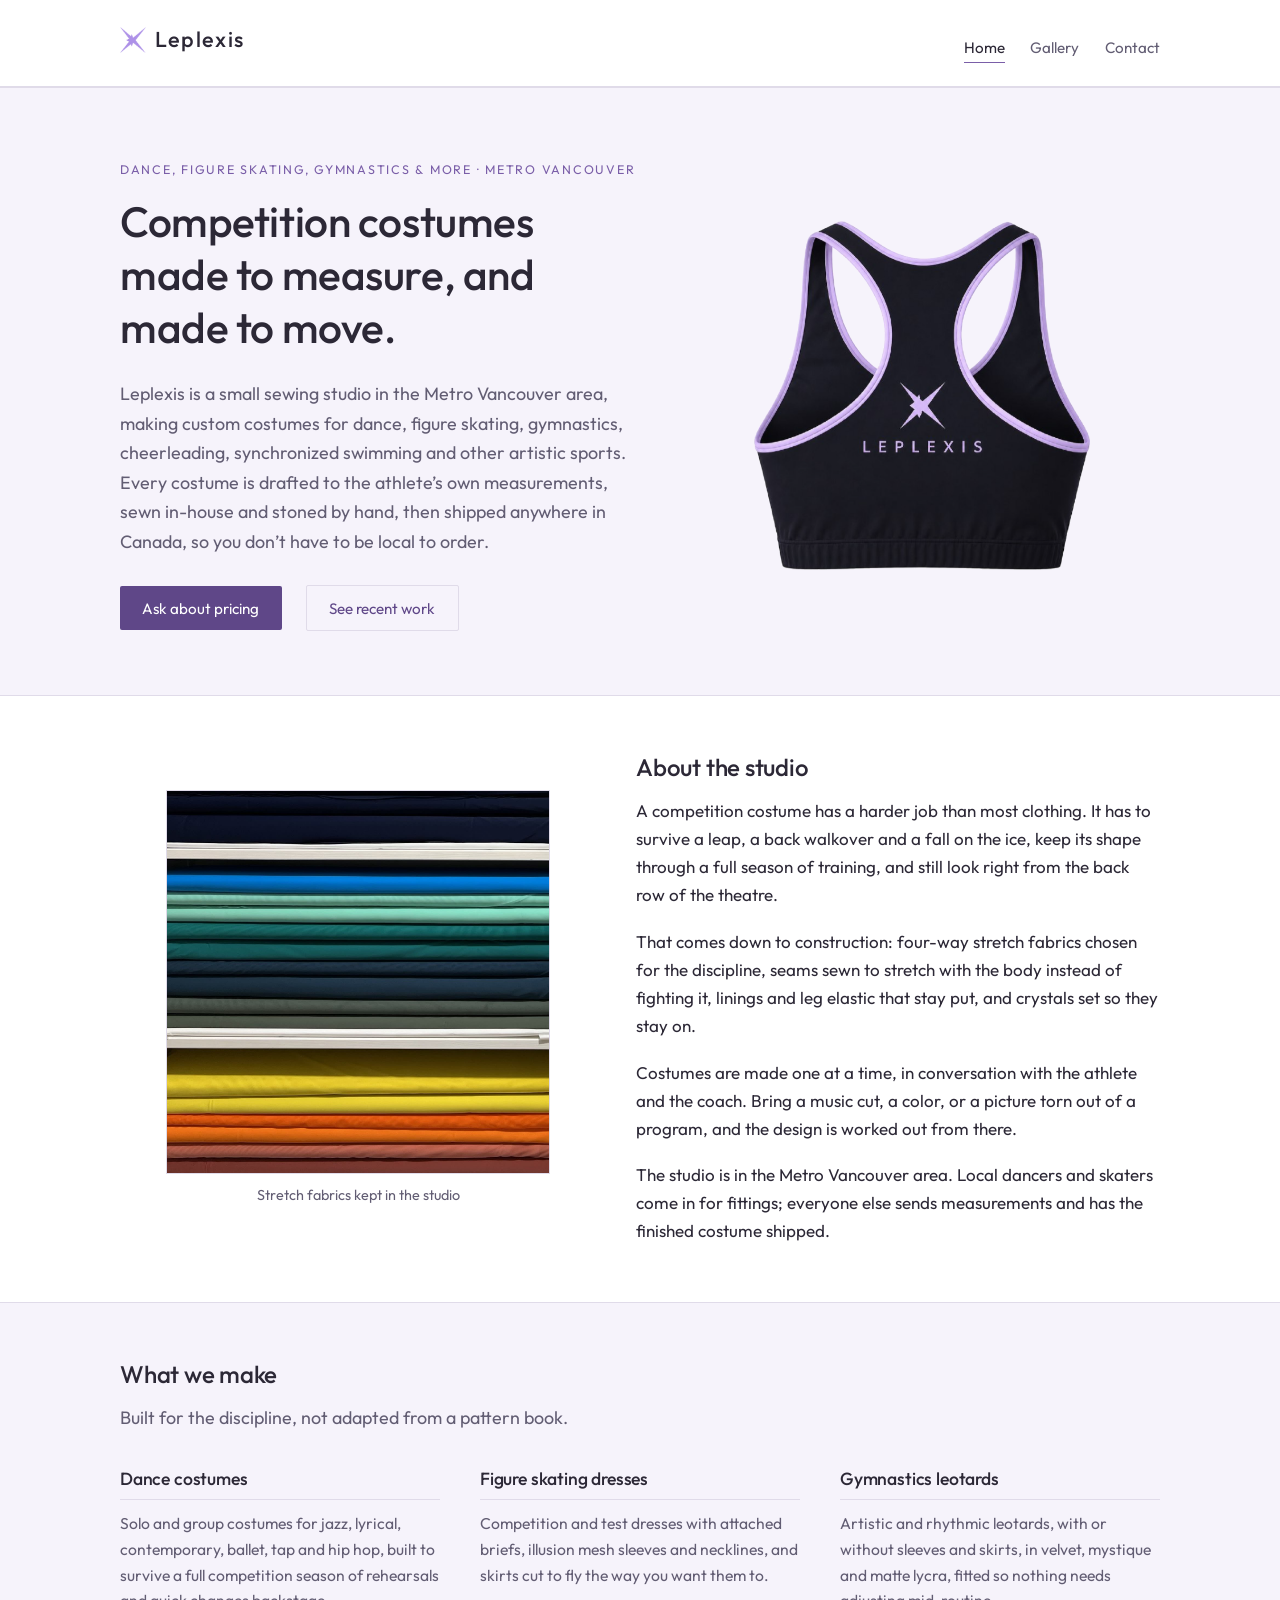
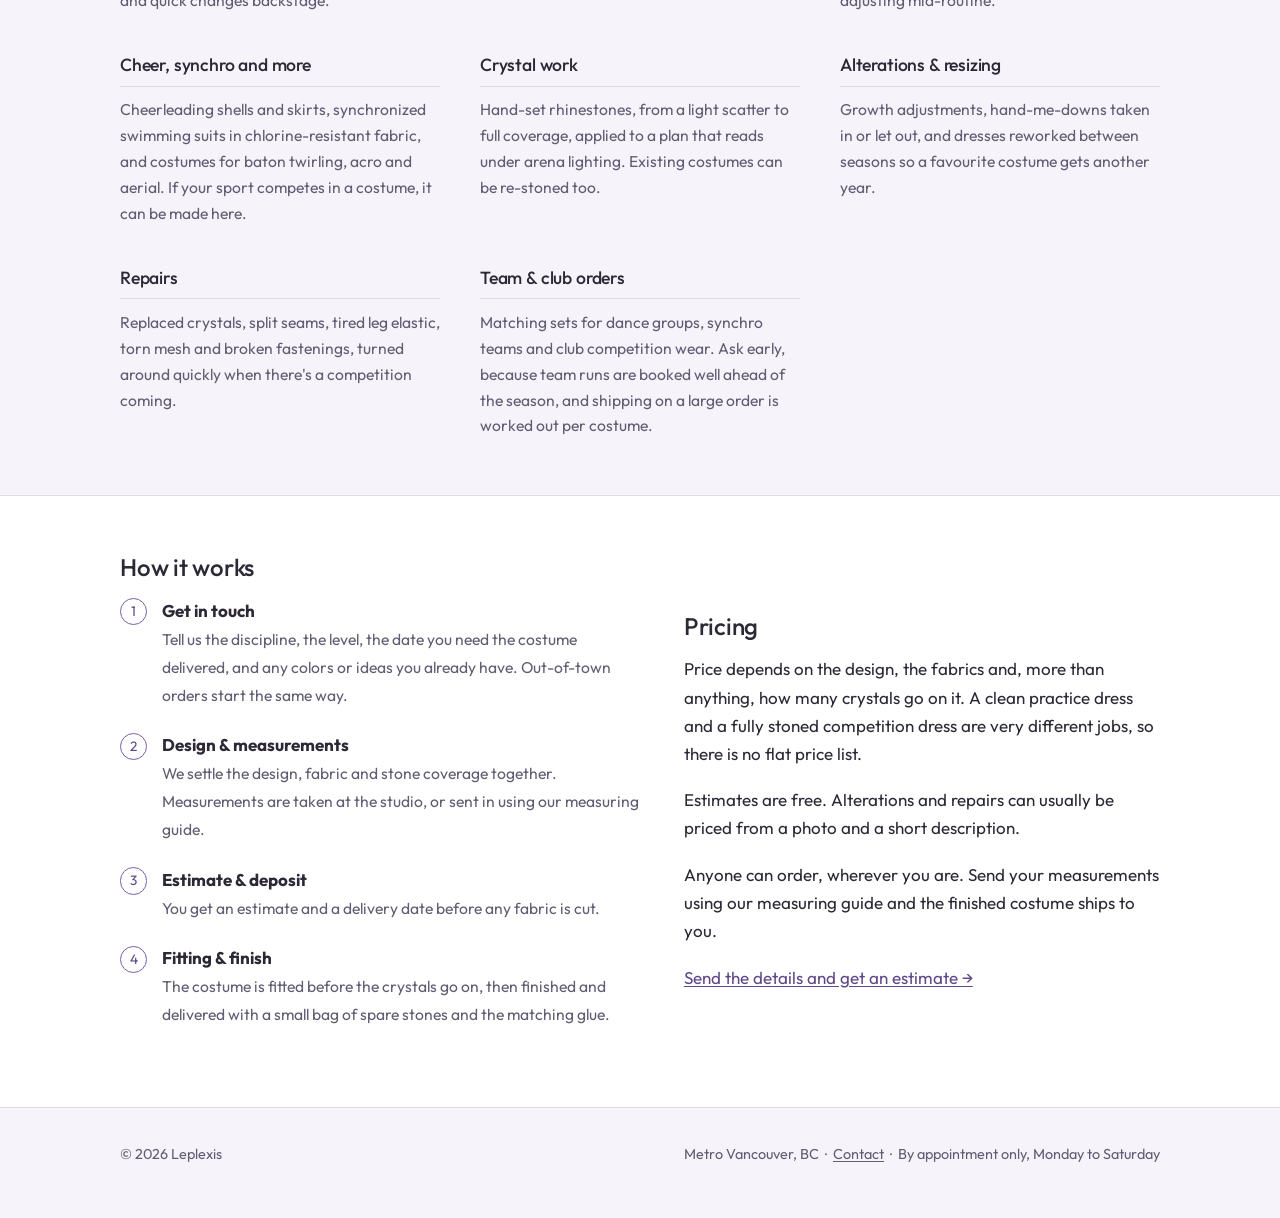
<file: index.html>
<!DOCTYPE html>
<html lang="en">
<head>
<meta charset="utf-8">
<meta name="viewport" content="width=device-width, initial-scale=1">
<title>Leplexis | Custom Dance, Skating &amp; Gymnastics Costumes in Metro Vancouver</title>
<meta name="description" content="Custom costume studio in the Metro Vancouver area making made-to-measure costumes for dance, figure skating, gymnastics, cheerleading and synchronized swimming. Free estimates, shipping across Canada.">
<link rel="icon" href="favicon.ico" sizes="any">
<link rel="icon" type="image/png" sizes="32x32" href="favicon-32.png">
<link rel="icon" type="image/png" sizes="192x192" href="icon-192.png">
<link rel="apple-touch-icon" href="apple-touch-icon.png">
<link rel="canonical" href="https://www.leplexis.com/">
<link rel="preconnect" href="https://fonts.googleapis.com">
<link rel="preconnect" href="https://fonts.gstatic.com" crossorigin>
<link href="https://fonts.googleapis.com/css2?family=Outfit:wght@300;400;500;600&display=swap" rel="stylesheet">
<link rel="stylesheet" href="css/style.css">
<script type="application/ld+json">
{
  "@context": "https://schema.org",
  "@type": "LocalBusiness",
  "name": "Leplexis",
  "url": "https://www.leplexis.com/",
  "logo": "https://www.leplexis.com/images/leplexis-logo.png",
  "image": "https://www.leplexis.com/images/leplexis-logo.png",
  "description": "Custom competition costumes for dance, figure skating, gymnastics, cheerleading and synchronized swimming, made to measure in the Metro Vancouver area and shipped across Canada.",
  "email": "info@leplexis.com",
  "address": {
    "@type": "PostalAddress",
    "addressLocality": "Port Coquitlam",
    "addressRegion": "BC",
    "addressCountry": "CA"
  },
  "areaServed": [
    { "@type": "AdministrativeArea", "name": "Metro Vancouver" },
    { "@type": "AdministrativeArea", "name": "British Columbia" },
    { "@type": "Country", "name": "Canada" }
  ],
  "makesOffer": [
    { "@type": "Offer", "itemOffered": { "@type": "Service", "name": "Custom dance costumes" } },
    { "@type": "Offer", "itemOffered": { "@type": "Service", "name": "Custom figure skating dresses" } },
    { "@type": "Offer", "itemOffered": { "@type": "Service", "name": "Custom gymnastics leotards" } },
    { "@type": "Offer", "itemOffered": { "@type": "Service", "name": "Custom cheerleading uniforms" } },
    { "@type": "Offer", "itemOffered": { "@type": "Service", "name": "Custom synchronized swimming suits" } },
    { "@type": "Offer", "itemOffered": { "@type": "Service", "name": "Costume alterations and repairs" } }
  ],
  "openingHoursSpecification": [
    {
      "@type": "OpeningHoursSpecification",
      "dayOfWeek": ["Monday","Tuesday","Wednesday","Thursday","Friday"],
      "opens": "10:00",
      "closes": "17:00"
    },
    {
      "@type": "OpeningHoursSpecification",
      "dayOfWeek": "Saturday",
      "opens": "11:00",
      "closes": "15:00"
    }
  ]
}
</script>
</head>
<body>

<header class="site-header">
  <div class="wrap">
    <a class="wordmark" href="index.html"><img src="images/leplexis-mark.png" alt="" width="379" height="386">Leplexis</a>
    <nav class="nav" aria-label="Main">
      <a href="index.html" aria-current="page">Home</a>
      <a href="gallery.html">Gallery</a>
      <a href="contact.html">Contact</a>
    </nav>
  </div>
</header>

<main>

  <section class="intro tint">
    <div class="wrap split">
      <div>
        <p class="eyebrow">Dance, Figure Skating, Gymnastics &amp; More &middot; Metro Vancouver</p>
        <h1>Competition costumes made to measure, and made to move.</h1>
        <p class="lede">
          Leplexis is a small sewing studio in the Metro Vancouver area, making custom
          costumes for dance, figure skating, gymnastics, cheerleading, synchronized
          swimming and other artistic sports. Every costume is drafted to the
          athlete&rsquo;s own measurements, sewn in-house and stoned by hand, then shipped
          anywhere in Canada, so you don&rsquo;t have to be local to order.
        </p>
        <div class="actions">
          <a class="button" href="contact.html">Ask about pricing</a>
          <a class="button button-quiet" href="gallery.html">See recent work</a>
        </div>
      </div>
      <div>
        <img class="intro-photo" src="images/leplexis-top.png" alt="Leplexis training top in black with lavender trim, seen from the back" width="590" height="612">
      </div>
    </div>
  </section>

  <section>
    <div class="wrap split split-media-first">
      <div>
        <h2>About the studio</h2>
        <p>
          A competition costume has a harder job than most clothing. It has to survive a
          leap, a back walkover and a fall on the ice, keep its shape through a full season
          of training, and still look right from the back row of the theatre.
        </p>
        <p>
          That comes down to construction: four-way stretch fabrics chosen for the
          discipline, seams sewn to stretch with the body instead of fighting it, linings
          and leg elastic that stay put, and crystals set so they stay on.
        </p>
        <p>
          Costumes are made one at a time, in conversation with the athlete and the coach.
          Bring a music cut, a color, or a picture torn out of a program, and the design
          is worked out from there.
        </p>
        <p>
          The studio is in the Metro Vancouver area. Local dancers and skaters come in for
          fittings; everyone else sends measurements and has the finished costume shipped.
        </p>
      </div>
      <div>
        <figure class="media">
          <img class="framed" src="images/fabric-shelves.jpg" alt="Bolts of stretch costume fabric stacked by colour on the studio shelves" width="1400" height="1400">
          <figcaption>Stretch fabrics kept in the studio</figcaption>
        </figure>
      </div>
    </div>
  </section>

  <section class="tint">
    <div class="wrap">
      <h2>What we make</h2>
      <p class="lede">Built for the discipline, not adapted from a pattern book.</p>
      <div class="cols" style="margin-top:2.2rem">
        <div class="service">
          <h3>Dance costumes</h3>
          <p>
            Solo and group costumes for jazz, lyrical, contemporary, ballet, tap and hip
            hop, built to survive a full competition season of rehearsals and quick
            changes backstage.
          </p>
        </div>
        <div class="service">
          <h3>Figure skating dresses</h3>
          <p>
            Competition and test dresses with attached briefs, illusion mesh sleeves and
            necklines, and skirts cut to fly the way you want them to.
          </p>
        </div>
        <div class="service">
          <h3>Gymnastics leotards</h3>
          <p>
            Artistic and rhythmic leotards, with or without sleeves and skirts, in velvet,
            mystique and matte lycra, fitted so nothing needs adjusting mid-routine.
          </p>
        </div>
        <div class="service">
          <h3>Cheer, synchro and more</h3>
          <p>
            Cheerleading shells and skirts, synchronized swimming suits in
            chlorine-resistant fabric, and costumes for baton twirling, acro and aerial.
            If your sport competes in a costume, it can be made here.
          </p>
        </div>
        <div class="service">
          <h3>Crystal work</h3>
          <p>
            Hand-set rhinestones, from a light scatter to full coverage, applied to a plan
            that reads under arena lighting. Existing costumes can be re-stoned too.
          </p>
        </div>
        <div class="service">
          <h3>Alterations &amp; resizing</h3>
          <p>
            Growth adjustments, hand-me-downs taken in or let out, and dresses reworked
            between seasons so a favourite costume gets another year.
          </p>
        </div>
        <div class="service">
          <h3>Repairs</h3>
          <p>
            Replaced crystals, split seams, tired leg elastic, torn mesh and broken
            fastenings, turned around quickly when there's a competition coming.
          </p>
        </div>
        <div class="service">
          <h3>Team &amp; club orders</h3>
          <p>
            Matching sets for dance groups, synchro teams and club competition wear.
            Ask early, because team runs are booked well ahead of the season, and
            shipping on a large order is worked out per costume.
          </p>
        </div>
      </div>
    </div>
  </section>

  <section>
    <div class="wrap split">
      <div>
        <h2>How it works</h2>
        <ol class="steps">
          <li>
            <strong>Get in touch</strong>
            <span>Tell us the discipline, the level, the date you need the costume delivered, and any colors or ideas you already have. Out-of-town orders start the same way.</span>
          </li>
          <li>
            <strong>Design &amp; measurements</strong>
            <span>We settle the design, fabric and stone coverage together. Measurements are taken at the studio, or sent in using our measuring guide.</span>
          </li>
          <li>
            <strong>Estimate &amp; deposit</strong>
            <span>You get an estimate and a delivery date before any fabric is cut.</span>
          </li>
          <li>
            <strong>Fitting &amp; finish</strong>
            <span>The costume is fitted before the crystals go on, then finished and delivered with a small bag of spare stones and the matching glue.</span>
          </li>
        </ol>
      </div>
      <div>
        <h2>Pricing</h2>
        <p>
          Price depends on the design, the fabrics and, more than anything, how many
          crystals go on it. A clean practice dress and a fully stoned competition dress
          are very different jobs, so there is no flat price list.
        </p>
        <p>
          Estimates are free. Alterations and repairs can usually be priced from a photo
          and a short description.
        </p>
        <p>
          Anyone can order, wherever you are. Send your measurements using our measuring
          guide and the finished costume ships to you.
        </p>
        <p><a href="contact.html">Send the details and get an estimate &rarr;</a></p>
      </div>
    </div>
  </section>

</main>

<footer class="site-footer">
  <div class="wrap">
    <p>&copy; 2026 Leplexis</p>
    <p>Metro Vancouver, BC &nbsp;·&nbsp; <a href="contact.html">Contact</a> &nbsp;·&nbsp; By appointment only, Monday to Saturday</p>
  </div>
</footer>

</body>
</html>
</file>
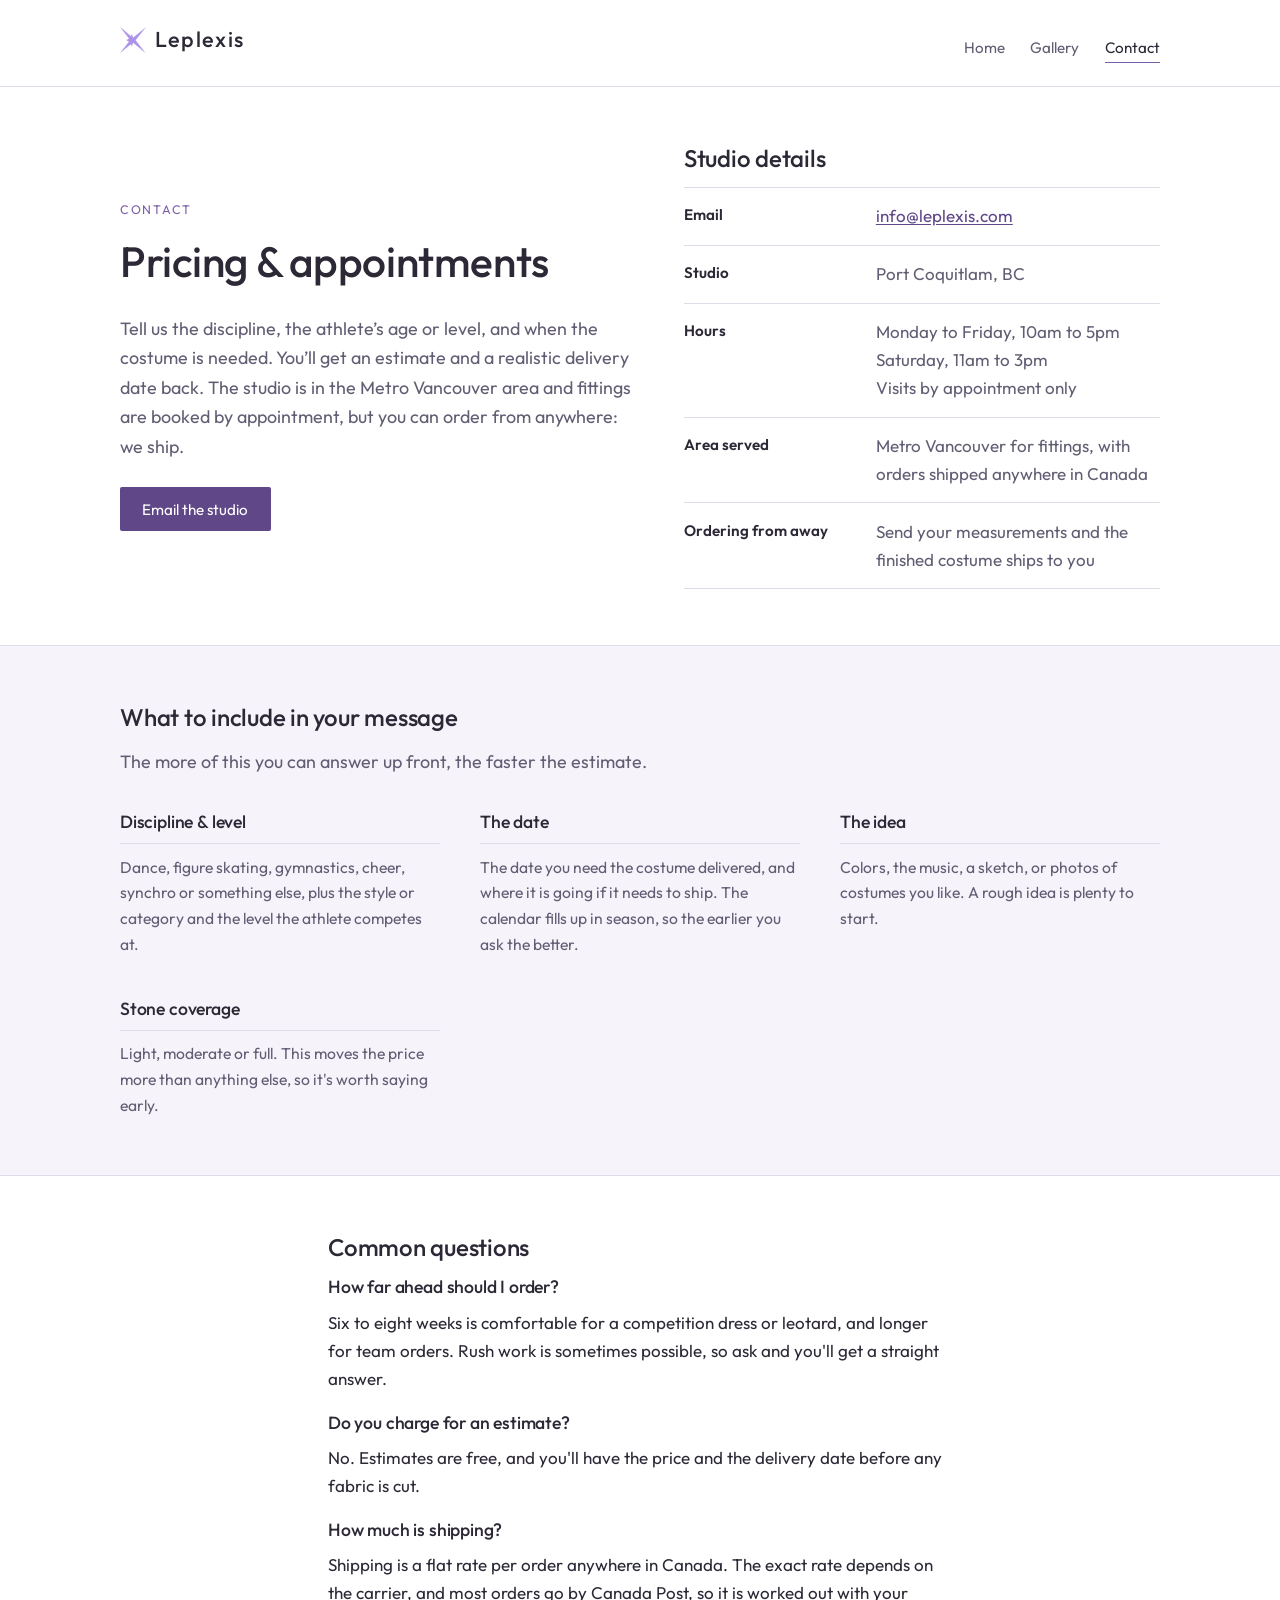
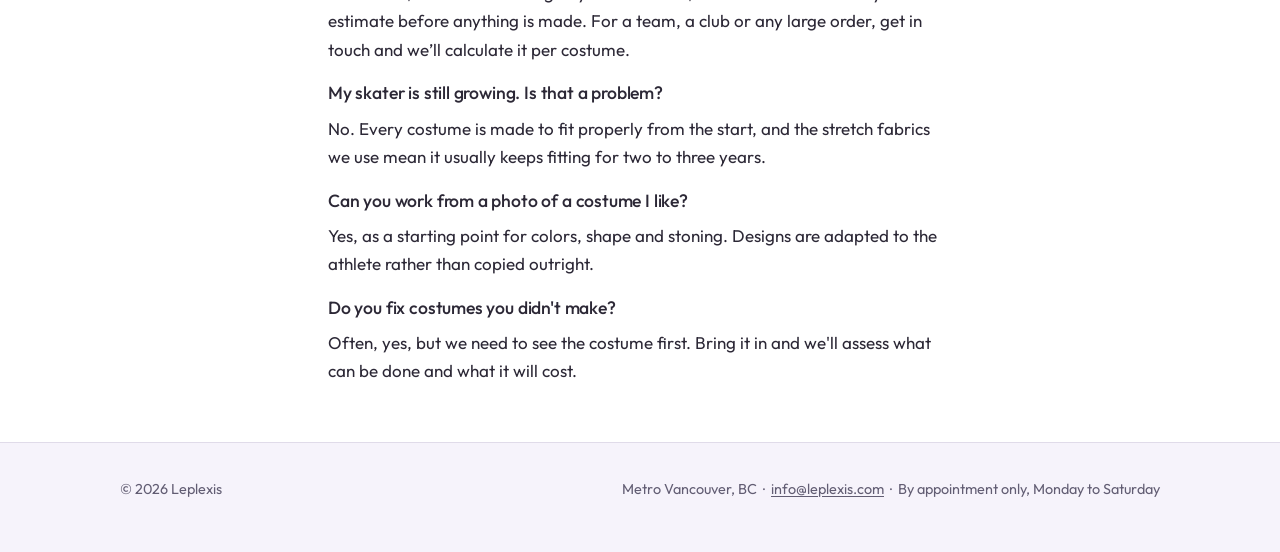
<file: contact.html>
<!DOCTYPE html>
<html lang="en">
<head>
<meta charset="utf-8">
<meta name="viewport" content="width=device-width, initial-scale=1">
<title>Contact | Leplexis Custom Dance &amp; Skating Costumes, Metro Vancouver</title>
<meta name="description" content="Contact Leplexis for free estimates on custom costumes for dance, figure skating, gymnastics, cheerleading and synchronized swimming. Metro Vancouver studio, shipping across Canada.">
<link rel="icon" href="favicon.ico" sizes="any">
<link rel="icon" type="image/png" sizes="32x32" href="favicon-32.png">
<link rel="icon" type="image/png" sizes="192x192" href="icon-192.png">
<link rel="apple-touch-icon" href="apple-touch-icon.png">
<link rel="canonical" href="https://www.leplexis.com/contact.html">
<link rel="preconnect" href="https://fonts.googleapis.com">
<link rel="preconnect" href="https://fonts.gstatic.com" crossorigin>
<link href="https://fonts.googleapis.com/css2?family=Outfit:wght@300;400;500;600&display=swap" rel="stylesheet">
<link rel="stylesheet" href="css/style.css">
</head>
<body>

<header class="site-header">
  <div class="wrap">
    <a class="wordmark" href="index.html"><img src="images/leplexis-mark.png" alt="" width="379" height="386">Leplexis</a>
    <nav class="nav" aria-label="Main">
      <a href="index.html">Home</a>
      <a href="gallery.html">Gallery</a>
      <a href="contact.html" aria-current="page">Contact</a>
    </nav>
  </div>
</header>

<main>

  <section>
    <div class="wrap split">
      <div>
        <p class="eyebrow">Contact</p>
        <h1>Pricing &amp; appointments</h1>
        <p class="lede">
          Tell us the discipline, the athlete&rsquo;s age or level, and when the costume is
          needed. You&rsquo;ll get an estimate and a realistic delivery date back. The
          studio is in the Metro Vancouver area and fittings are booked by appointment,
          but you can order from anywhere: we ship.
        </p>
        <p style="margin-top:1.6rem">
          <!-- Replace the address below with your real email (appears twice). -->
          <a class="button" href="mailto:info@leplexis.com?subject=Costume%20enquiry">Email the studio</a>
        </p>
      </div>

      <div>
        <h2>Studio details</h2>
        <dl class="detail-list">
          <div>
            <dt>Email</dt>
            <dd><a href="mailto:info@leplexis.com">info@leplexis.com</a></dd>
          </div>
          <div>
            <dt>Studio</dt>
            <dd>Port Coquitlam, BC</dd>
          </div>
          <div>
            <dt>Hours</dt>
            <dd>Monday to Friday, 10am to 5pm<br>Saturday, 11am to 3pm<br>Visits by appointment only</dd>
          </div>
          <div>
            <dt>Area served</dt>
            <dd>Metro Vancouver for fittings, with orders shipped anywhere in Canada</dd>
          </div>
          <div>
            <dt>Ordering from away</dt>
            <dd>Send your measurements and the finished costume ships to you</dd>
          </div>
        </dl>
      </div>
    </div>
  </section>

  <section class="tint">
    <div class="wrap">
      <h2>What to include in your message</h2>
      <p class="lede">The more of this you can answer up front, the faster the estimate.</p>
      <div class="cols" style="margin-top:2.2rem">
        <div class="service">
          <h3>Discipline &amp; level</h3>
          <p>Dance, figure skating, gymnastics, cheer, synchro or something else, plus the style or category and the level the athlete competes at.</p>
        </div>
        <div class="service">
          <h3>The date</h3>
          <p>The date you need the costume delivered, and where it is going if it needs to ship. The calendar fills up in season, so the earlier you ask the better.</p>
        </div>
        <div class="service">
          <h3>The idea</h3>
          <p>Colors, the music, a sketch, or photos of costumes you like. A rough idea is plenty to start.</p>
        </div>
        <div class="service">
          <h3>Stone coverage</h3>
          <p>Light, moderate or full. This moves the price more than anything else, so it's worth saying early.</p>
        </div>
      </div>
    </div>
  </section>

  <section>
    <div class="wrap narrow">
      <h2>Common questions</h2>

      <h3>How far ahead should I order?</h3>
      <p>Six to eight weeks is comfortable for a competition dress or leotard, and longer for team orders. Rush work is sometimes possible, so ask and you'll get a straight answer.</p>

      <h3>Do you charge for an estimate?</h3>
      <p>No. Estimates are free, and you'll have the price and the delivery date before any fabric is cut.</p>

      <h3>How much is shipping?</h3>
      <p>Shipping is a flat rate per order anywhere in Canada. The exact rate depends on the carrier, and most orders go by Canada Post, so it is worked out with your estimate before anything is made. For a team, a club or any large order, get in touch and we&rsquo;ll calculate it per costume.</p>

      <h3>My skater is still growing. Is that a problem?</h3>
      <p>No. Every costume is made to fit properly from the start, and the stretch fabrics we use mean it usually keeps fitting for two to three years.</p>

      <h3>Can you work from a photo of a costume I like?</h3>
      <p>Yes, as a starting point for colors, shape and stoning. Designs are adapted to the athlete rather than copied outright.</p>

      <h3>Do you fix costumes you didn't make?</h3>
      <p>Often, yes, but we need to see the costume first. Bring it in and we'll assess what can be done and what it will cost.</p>
    </div>
  </section>

</main>

<footer class="site-footer">
  <div class="wrap">
    <p>&copy; 2026 Leplexis</p>
    <p>Metro Vancouver, BC &nbsp;·&nbsp; <a href="mailto:info@leplexis.com">info@leplexis.com</a> &nbsp;·&nbsp; By appointment only, Monday to Saturday</p>
  </div>
</footer>

</body>
</html>
</file>
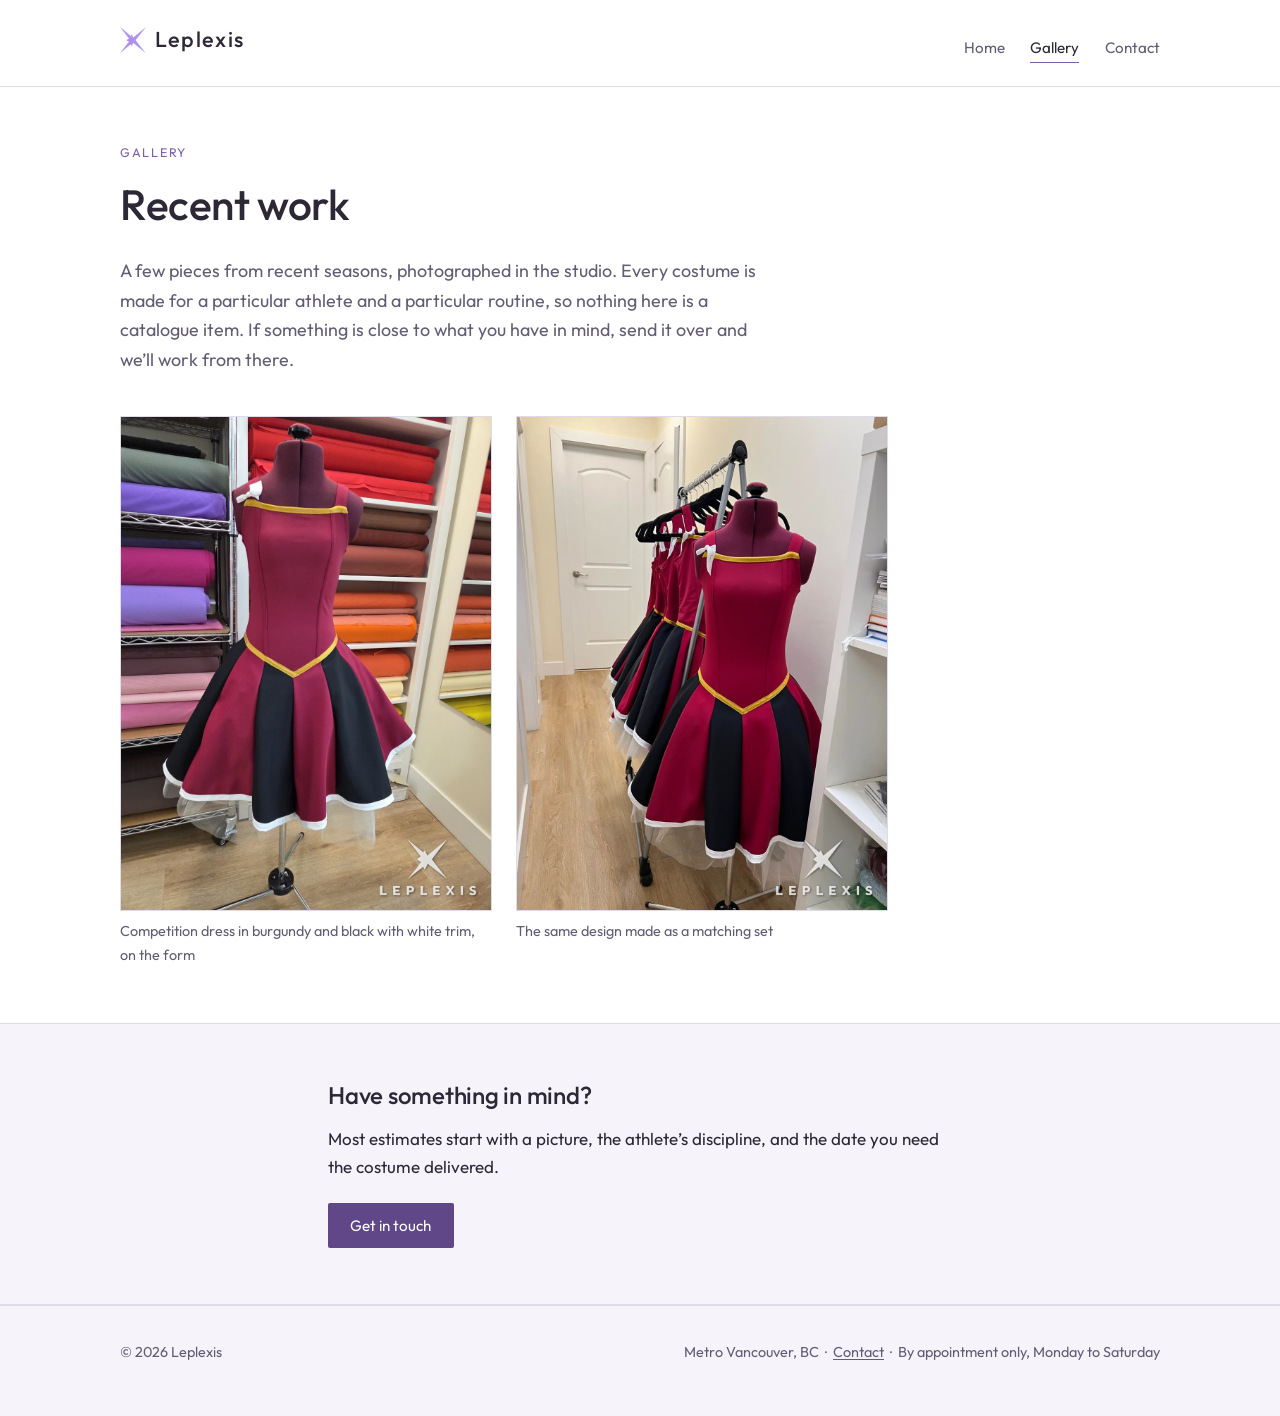
<file: gallery.html>
<!DOCTYPE html>
<html lang="en">
<head>
<meta charset="utf-8">
<meta name="viewport" content="width=device-width, initial-scale=1">
<title>Gallery | Leplexis Costume Studio, Metro Vancouver</title>
<meta name="description" content="Recent work from Leplexis, a custom costume studio in the Metro Vancouver area making costumes for dance, figure skating, gymnastics, cheerleading and synchronized swimming.">
<link rel="icon" href="favicon.ico" sizes="any">
<link rel="icon" type="image/png" sizes="32x32" href="favicon-32.png">
<link rel="icon" type="image/png" sizes="192x192" href="icon-192.png">
<link rel="apple-touch-icon" href="apple-touch-icon.png">
<link rel="canonical" href="https://www.leplexis.com/gallery.html">
<link rel="preconnect" href="https://fonts.googleapis.com">
<link rel="preconnect" href="https://fonts.gstatic.com" crossorigin>
<link href="https://fonts.googleapis.com/css2?family=Outfit:wght@300;400;500;600&display=swap" rel="stylesheet">
<link rel="stylesheet" href="css/style.css">
</head>
<body>

<header class="site-header">
  <div class="wrap">
    <a class="wordmark" href="index.html"><img src="images/leplexis-mark.png" alt="" width="379" height="386">Leplexis</a>
    <nav class="nav" aria-label="Main">
      <a href="index.html">Home</a>
      <a href="gallery.html" aria-current="page">Gallery</a>
      <a href="contact.html">Contact</a>
    </nav>
  </div>
</header>

<main>

  <section>
    <div class="wrap">
      <p class="eyebrow">Gallery</p>
      <h1>Recent work</h1>
      <p class="lede">
        A few pieces from recent seasons, photographed in the studio. Every costume is
        made for a particular athlete and a particular routine, so nothing here is a
        catalogue item. If something is close to what you have in mind, send it over and
        we&rsquo;ll work from there.
      </p>

      <div class="gallery" style="margin-top:2.6rem">
        <figure>
          <img src="images/skating-dress-burgundy-form.jpg" alt="Burgundy and black competition dress on a dress form in the fabric room" width="1050" height="1400">
          <figcaption>Competition dress in burgundy and black with white trim, on the form</figcaption>
        </figure>
        <figure>
          <img src="images/skating-dress-burgundy-set.jpg" alt="Matching burgundy and black competition dresses on forms and hangers" width="1050" height="1400">
          <figcaption>The same design made as a matching set</figcaption>
        </figure>
      </div>
    </div>
  </section>

  <section class="tint">
    <div class="wrap narrow">
      <h2>Have something in mind?</h2>
      <p>
        Most estimates start with a picture, the athlete&rsquo;s discipline, and the
        date you need the costume delivered.
      </p>
      <p style="margin-top:1.4rem"><a class="button" href="contact.html">Get in touch</a></p>
    </div>
  </section>

</main>

<footer class="site-footer">
  <div class="wrap">
    <p>&copy; 2026 Leplexis</p>
    <p>Metro Vancouver, BC &nbsp;&middot;&nbsp; <a href="contact.html">Contact</a> &nbsp;&middot;&nbsp; By appointment only, Monday to Saturday</p>
  </div>
</footer>

</body>
</html>
</file>
<file: css/style.css>
/* Leplexis — base styles */

:root {
  --ink:          #2c2836;
  --ink-soft:     #625d73;
  --line:         #e0dbe9;
  --line-soft:    #eeeaf4;
  --bg:           #ffffff;
  --bg-tint:      #f6f3fb;
  --accent:       #7a5ea8;
  --accent-dark:  #5f4788;
  --measure:      68rem;
  --font:         "Outfit", "Helvetica Neue", Helvetica, Arial, sans-serif;
}

*,
*::before,
*::after { box-sizing: border-box; }

html { -webkit-text-size-adjust: 100%; }

body {
  margin: 0;
  background: var(--bg);
  color: var(--ink);
  font-family: var(--font);
  font-size: 17px;
  line-height: 1.65;
}

h1, h2, h3 {
  font-family: var(--font);
  font-weight: 500;
  letter-spacing: -0.01em;
  line-height: 1.25;
  color: var(--ink);
  margin: 0 0 0.6em;
}

h1 { font-size: clamp(2.1rem, 1.5rem + 1.9vw, 2.65rem); }   /* grows with the viewport */
h2 { font-size: 1.5rem; }
h3 { font-size: 1.1rem; }

p { margin: 0 0 1.1em; }
p:last-child { margin-bottom: 0; }

a {
  color: var(--accent-dark);
  text-decoration: underline;
  text-underline-offset: 2px;
}
a:hover { color: var(--accent); }

img { max-width: 100%; display: block; }

.wrap {
  max-width: var(--measure);
  margin: 0 auto;
  padding: 0 1.5rem;
}

/* ---------- Header ---------- */

.site-header {
  border-bottom: 1px solid var(--line);
  background: var(--bg);
}

.site-header .wrap {
  display: flex;
  flex-wrap: wrap;
  align-items: baseline;
  justify-content: space-between;
  gap: 0.5rem 2rem;
  padding-top: 1.4rem;
  padding-bottom: 1.4rem;
}

.wordmark {
  display: inline-flex;
  align-items: center;
  gap: 0.55rem;
  font-family: var(--font);
  font-weight: 500;
  font-size: 1.35rem;
  letter-spacing: 0.06em;
  color: var(--ink);
  text-decoration: none;
}

.wordmark img {
  width: 26px;
  height: auto;
  display: block;
}

.wordmark span { color: var(--accent); }

.nav {
  display: flex;
  gap: 1.6rem;
  font-size: 0.95rem;
}

.nav a {
  color: var(--ink-soft);
  text-decoration: none;
  padding-bottom: 2px;
  border-bottom: 1px solid transparent;
}

.nav a:hover { color: var(--accent-dark); }

.nav a[aria-current="page"] {
  color: var(--ink);
  border-bottom-color: var(--accent);
}

/* ---------- Sections ---------- */

section { padding: 3.5rem 0; }
section + section { border-top: 1px solid var(--line-soft); }

.tint {
  background: var(--bg-tint);
  border-top: 1px solid var(--line);
  border-bottom: 1px solid var(--line);
}

section.tint + section { border-top: 0; }

.lede {
  font-size: 1.12rem;
  color: var(--ink-soft);
  max-width: 40rem;
}

.eyebrow {
  font-size: 0.78rem;
  letter-spacing: 0.14em;
  text-transform: uppercase;
  color: var(--accent);
  margin-bottom: 0.9rem;
}

.narrow { max-width: 42rem; }

/* ---------- Intro ---------- */

.intro { padding: 4.5rem 0 4rem; }

.intro h1 { max-width: 22ch; }

.intro-photo {
  width: 100%;
  max-width: 21rem;
  height: auto;
  margin: 0 auto;
}

.intro .actions {
  margin-top: 1.8rem;
  display: flex;
  flex-wrap: wrap;
  gap: 0.75rem 1.5rem;
  align-items: center;
}

.button {
  display: inline-block;
  background: var(--accent-dark);
  color: #fff;
  text-decoration: none;
  padding: 0.6rem 1.4rem;
  border-radius: 2px;
  font-size: 0.95rem;
}

.button:hover { background: var(--accent); color: #fff; }

.button-quiet {
  background: transparent;
  color: var(--accent-dark);
  border: 1px solid var(--line);
}

.button-quiet:hover {
  background: #fff;
  color: var(--accent-dark);
  border-color: var(--accent);
}

/* ---------- Grids ---------- */

.cols {
  display: grid;
  gap: 2.5rem;
  grid-template-columns: repeat(auto-fit, minmax(15rem, 1fr));
}

.split {
  display: grid;
  gap: 2.5rem;
  grid-template-columns: 1fr;
  align-items: center;
}

@media (min-width: 46rem) {
  .split { grid-template-columns: 1.1fr 1fr; }

  /* picture on the left, text on the right, without moving the heading
     ahead of the image in the source order on narrow screens */
  .split-media-first { grid-template-columns: 1fr 1.1fr; }
  .split-media-first > :last-child { order: -1; }
}

.service h3 {
  padding-bottom: 0.6rem;
  border-bottom: 1px solid var(--line);
}

.service p { color: var(--ink-soft); font-size: 0.98rem; }

/* ---------- Gallery ---------- */

.gallery {
  display: grid;
  grid-template-columns: 1fr;
  gap: 1.8rem 1.5rem;
  align-items: start;
  max-width: 48rem;
}

/* two across on anything wider than a phone */
@media (min-width: 30rem) {
  .gallery { grid-template-columns: repeat(2, minmax(0, 1fr)); }
}

.gallery figure {
  margin: 0;
}

.gallery img {
  width: 100%;
  height: auto;
  border: 1px solid var(--line);
  background: var(--bg-tint);
}

.gallery figcaption {
  margin-top: 0.55rem;
  font-size: 0.9rem;
  color: var(--ink-soft);
}

.framed {
  border: 1px solid var(--line);
  background: var(--bg-tint);
}

/* ---------- Details list ---------- */

.detail-list {
  margin: 0;
  border-top: 1px solid var(--line);
}

.detail-list div {
  display: grid;
  grid-template-columns: 1fr;
  gap: 0.2rem 2rem;
  padding: 0.9rem 0;
  border-bottom: 1px solid var(--line);
}

@media (min-width: 40rem) {
  .detail-list div { grid-template-columns: 10rem 1fr; }
}

.detail-list dt {
  font-weight: 600;
  font-size: 0.95rem;
}

.detail-list dd {
  margin: 0;
  color: var(--ink-soft);
}

/* ---------- Steps ---------- */

.steps {
  list-style: none;
  counter-reset: step;
  margin: 0;
  padding: 0;
}

.steps li {
  counter-increment: step;
  position: relative;
  padding-left: 2.6rem;
  margin-bottom: 1.4rem;
}

.steps li::before {
  content: counter(step);
  position: absolute;
  left: 0;
  top: 0.1rem;
  width: 1.7rem;
  height: 1.7rem;
  border: 1px solid var(--accent);
  border-radius: 50%;
  color: var(--accent-dark);
  font-size: 0.85rem;
  line-height: 1.6rem;
  text-align: center;
}

.steps strong { display: block; }
.steps span { color: var(--ink-soft); font-size: 0.98rem; }

/* ---------- Figures ---------- */

.media { margin: 0; }

.media img {
  width: 100%;
  max-width: 24rem;
  height: auto;
  margin: 0 auto;
}

.media figcaption {
  margin: 0.6rem auto 0;
  max-width: 24rem;
  font-size: 0.9rem;
  color: var(--ink-soft);
  text-align: center;
}

/* ---------- Footer ---------- */

.site-footer {
  border-top: 1px solid var(--line);
  background: var(--bg-tint);
  padding: 2.2rem 0;
  font-size: 0.9rem;
  color: var(--ink-soft);
}

.site-footer .wrap {
  display: flex;
  flex-wrap: wrap;
  justify-content: space-between;
  gap: 0.6rem 2rem;
}

.site-footer a { color: var(--ink-soft); }
.site-footer a:hover { color: var(--accent-dark); }
</file>
